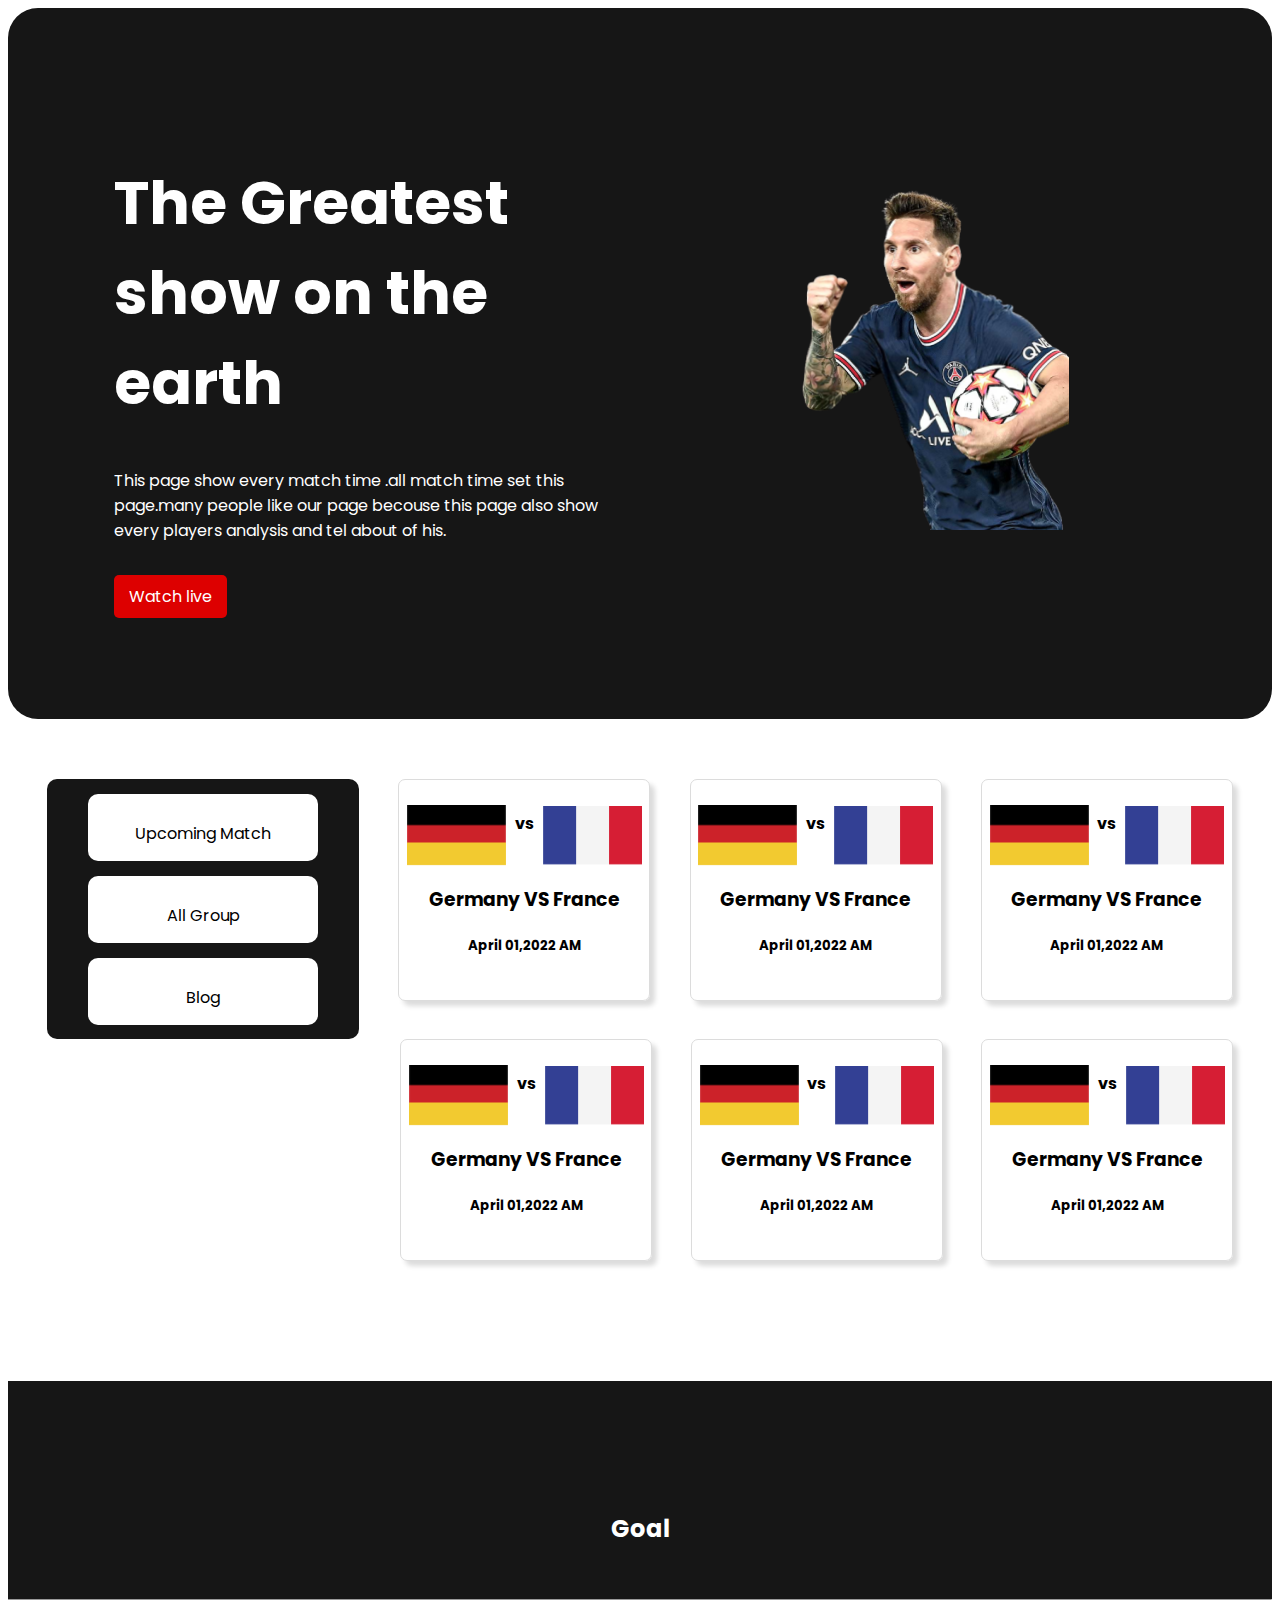
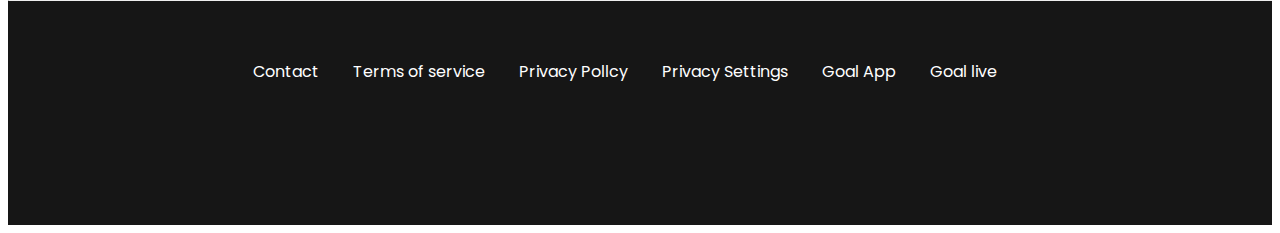
<file: index2.html>
<!DOCTYPE html>
<html lang="en">
<head>
    <meta charset="UTF-8">
    <meta http-equiv="X-UA-Compatible" content="IE=edge">
    <meta name="viewport" content="width=device-width, initial-scale=1.0">
    <link rel="stylesheet" href="style2.css">
    <title>website live match</title>
</head>
<body>
    <!-------------- header start---------- -->
    <header>
        <div class="half-width text">
            <h1>The Greatest show on the earth</h1>
            <p>This page show every match time .all match time set this page.many people like our page becouse this page also show every players analysis and tel about of his.</p>
            <br>
            <a class="btn" href="">Watch live</a>
    
        </div>
        <div class="half-width pic">
            <img src="assets/messi.png" alt="">
        </div>
    </header>
    <!-- header end -->
    <!---------- main start-------- -->
    <main>
        <section class="frist">
            <div class="easy">
               <div class="fun">
                <div class="link">
                
                    <a href="">Upcoming Match</a>
                    <a href="">All Group</a>
                    <a href="">Blog</a>
                </div>
               </div>
                <div class="dami">
                    <div class="img">
                        <img src="assets/germany Flag.png" alt="">
                        <h4>vs</h4>
                        <img src="assets/Flag.png" alt="">
                        
                    </div>

                    <div class="blog">
                       <h3>Germany VS France</h3>
                       <h5>April 01,2022 AM</h5>
                    </div>
                </div>
                <div class="dami">
                    <div class="img">
                        <img src="assets/germany Flag.png" alt="">
                        <h4>vs</h4>
                        <img src="assets/Flag.png" alt="">
                
                    </div>
                
                    <div class="blog">
                        <h3>Germany VS France</h3>
                        <h5>April 01,2022 AM</h5>
                    </div>
                </div>
                <div class="dami">
                    <div class="img">
                        <img src="assets/germany Flag.png" alt="">
                        <h4>vs</h4>
                        <img src="assets/Flag.png" alt="">
                
                    </div>
                
                    <div class="blog">
                        <h3>Germany VS France</h3>
                        <h5>April 01,2022 AM</h5>
                    </div>
                </div>
                    </div>
                <div class="last-blog">
                    <div class="dami">
                        <div class="img">
                            <img src="assets/germany Flag.png" alt="">
                            <h4>vs</h4>
                            <img src="assets/Flag.png" alt="">
                    
                        </div>
                    
                        <div class="blog">
                            <h3>Germany VS France</h3>
                            <h5>April 01,2022 AM</h5>
                        </div>
                    </div>
                    <div class="dami">
                        <div class="img">
                            <img src="assets/germany Flag.png" alt="">
                            <h4>vs</h4>
                            <img src="assets/Flag.png" alt="">
                    
                        </div>
                    
                        <div class="blog">
                            <h3>Germany VS France</h3>
                            <h5>April 01,2022 AM</h5>
                        </div>
                    </div>
                    <div class="dami">
                        <div class="img">
                            <img src="assets/germany Flag.png" alt="">
                            <h4>vs</h4>
                            <img src="assets/Flag.png" alt="">
                    
                        </div>
                    
                        <div class="blog">
                            <h3>Germany VS France</h3>
                            <h5>April 01,2022 AM</h5>
                        </div>
                    </div>
                </div>
              
    
            
            <!----------- main end--------- -->
            <!-- --footer start--------- -->
            <footer>
            <footer>
                <h2>Goal</h2>
                <br>
                <hr>
                <br>
                <br>
                <div class="ankore">
                    <a href="">Contact</a>
                    <a href="">Terms of service</a>
                    <a href="">Privacy Pollcy</a>
                    <a href="">Privacy Settings</a>
                    <a href="">Goal App</a>
                    <a href="">Goal live</a>
                </div>
            </footer>
            </footer>
</body>
</html>
</file>
<file: style2.css>
/* fond */
@import url('https://fonts.googleapis.com/css2?family=Lobster&family=Poppins:wght@500&display=swap');
/* start header */
body{
     font-family: 'Lobster', cursive;
font-family: 'Poppins', sans-serif;
}
header{
    display: flex;
    align-items: center;
    background-color: #161616;
    border-radius: 30px;
    
}
.text,h1,p{
    color: white;
}
.text>h1{
    font-size: 60px;
}
.text{
    padding: 110px 106px;
}
.half-width{
    width: 50%;
}
.text a{
   color: white;
   background-color:  #DD0000;
   border-radius: 5px;
   text-decoration: none;
   padding: 10px 15px;
}
/* header end */
.frist{
margin-top: 60px;
}
.link{
    display: flex;
    flex-direction: column;
    background-color: #161616;
    border-radius: 10px;
    width: 312px;
    height: 260px;
    align-items: center;
    justify-content: space-evenly;
    
}
.link  a{
    padding-top: 27px;
    text-align: center;
    text-decoration: none;
    background-color: white;
    border-radius: 10px;
    width: 230px;
    height: 40px;
    color: black;
}
.easy{
    display: flex;
    justify-items: center;
    justify-content: space-evenly;
}
.dami{
    width: 250px;
    height: 220px;
    border: 1px solid gainsboro;
    border-radius: 7px;
    box-shadow: 5px 5px 5px gainsboro;
}
.img img{
    width: 40%;
    margin-top: 25px;
}
.img{
    display: flex;
    justify-content: space-evenly;
    align-items: center;
}
.blog{
    text-align: center;
}
.last-blog{
    display: flex;
    margin-left: 28%;
    justify-content: space-evenly;
}
/* -------------footer------------- */
footer{
    margin-top: 120px;
    text-align: center;
    color: white;
    width: 100%;
    height: 444px;
    background-color: #161616;
}
footer h2{
    padding-top: 130px;
}
footer a{
    margin-right: 30px;
    text-decoration: none;
    color: white;
}
</file>
